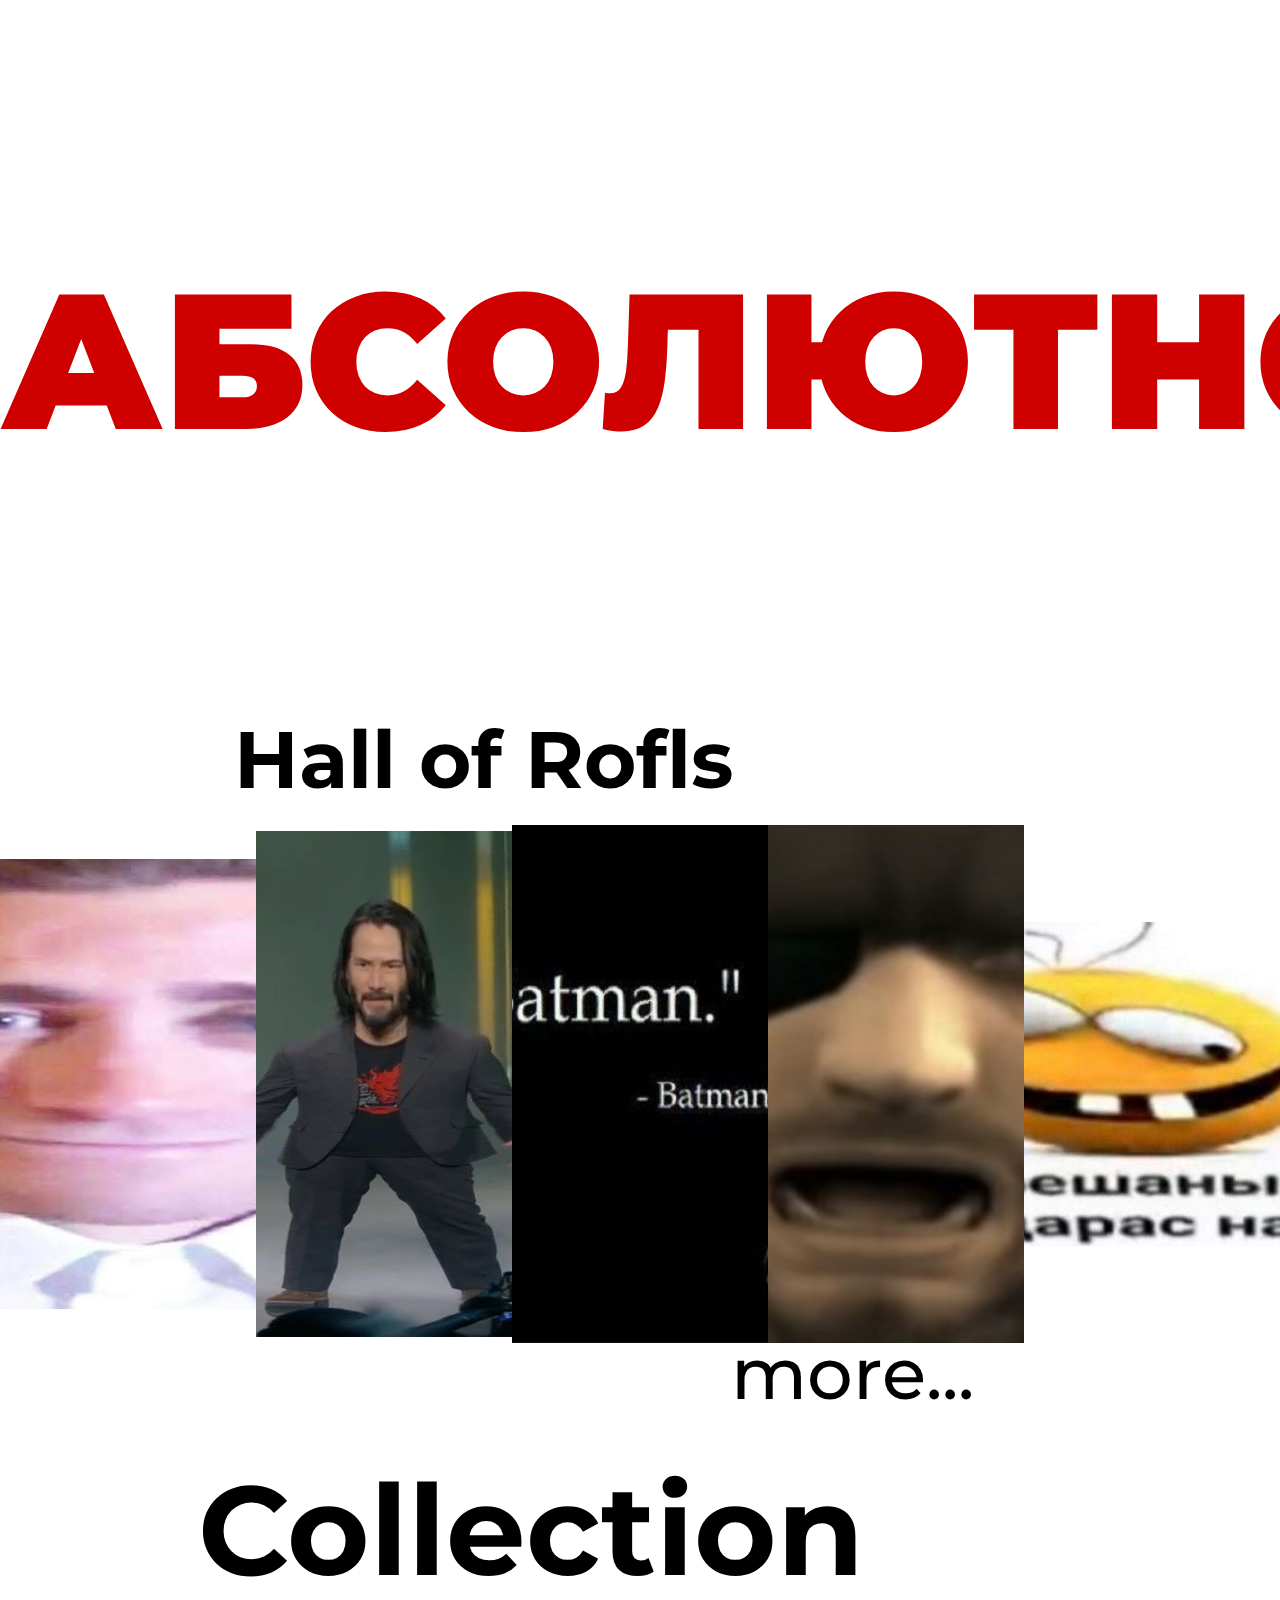
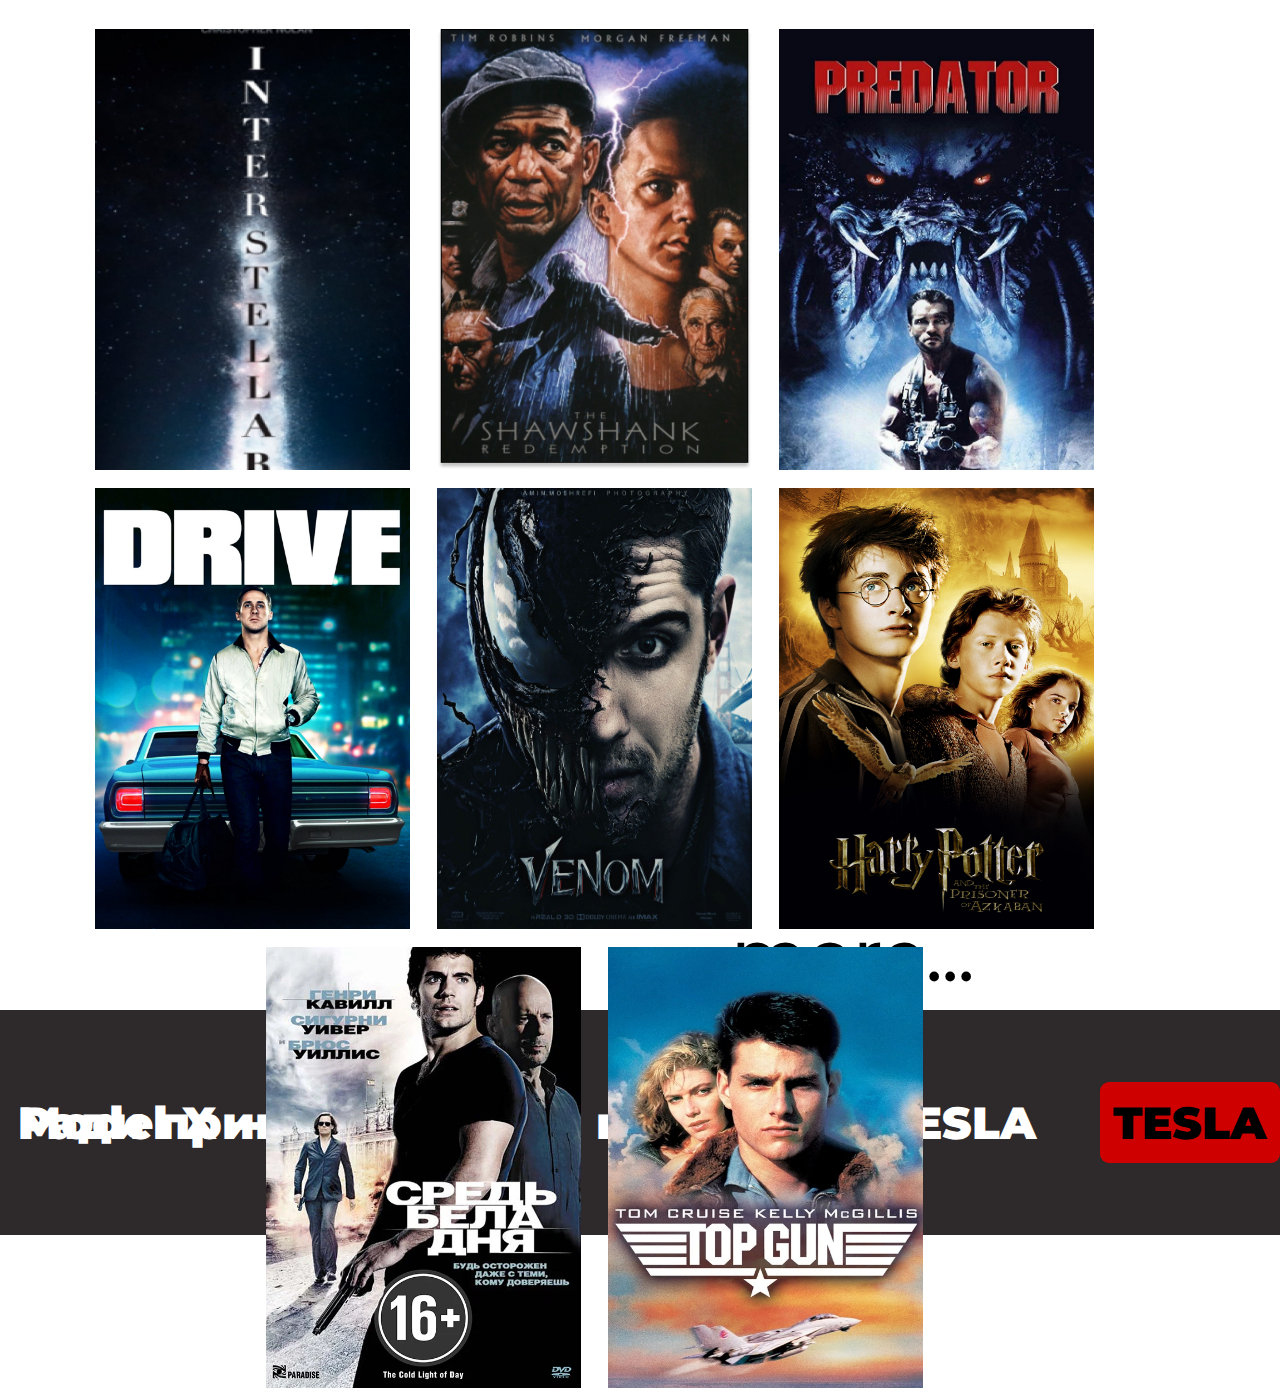
<file: index.html>
<!DOCTYPE html>
<html lang="en">
<head>
    <meta charset="UTF-8">
    <meta name="viewport" content="width=device-width, initial-scale=1.0">
    <title>PIZDEC'</title>
</head>
<body>
    <link rel="stylesheet" href="style.css">

    <header class="header">
        <div class="header-title">
            <div class="title-top">
                <h1>АБСОЛЮТНО</h1>
            </div>
            <div class="title-bottom">
                <p>АБСОЛЮТНО</p>
            </div>
        </div>
        <div class="header-sub-title">
            <h2>ПОХУЙ</h2>
            <img class="header-sub-img" src="images/snake-fuck.jpg">
        </div>
    </header>
    <main>
        <section class="fame-hall">
            <h2 class="fame-hall-title">Hall of Rofls</h2>
            <ul class="fame-hall-card">
                <li class="fame-hall-card-item"></li>
                <li class="fame-hall-card-item"></li>
                <li class="fame-hall-card-item"></li>
                <li class="fame-hall-card-item"></li>
                <li class="fame-hall-card-item"></li>
            </ul>
            <a href="https://www.youtube.com/watch?v=dQw4w9WgXcQ" class="more1">more...</a>
        </section>
    </main>

    <section class="collecion">
        <p class="collecion-title">Collection</p>
        <div class="collecion-card">
            <div class="collecion-card-window">
                <div class="collection-card-items">
                    <img class="collecion-card-img" src="images/interstelar.png" />
                    <p class="collecion-card-description">
                        <span class="description-text1">Секс в космосе</span>
                        <br><span class="description-text21">Жанр: <span class="description-text22">космос, драма</span></span>
                        <br><a href="https://www.kinopoisk.ru/film/258687/?utm_referrer=yandex.ru" class="description-kinopoisk">ссылка на <br>кинопоиск</a>
                        <br><a href="images/mr_penis.jpg" class="description-button">купить</a>
                    </p>
                </div>
                <div class="collection-card-items">
                    <img class="collecion-card-img" src="images/shawshank.png"/>
                    <p class="collecion-card-description">
                        <span class="description-text1">Тикай нахуй</span>
                        <br><span class="description-text21">Жанр: <span class="description-text22">драма</span></span>
                        <br><a class="description-kinopoisk" href="https://www.kinopoisk.ru/film/326/">ссылка на <br>кинопоиск</a>
                        <br><a href="https://www.youtube.com/watch?v=57J8GksrBK0" class="description-button">купить</a>
                    </p>
                </div><div class="collection-card-items">
                    <img class="collecion-card-img" src="images/predator.jpg"/>
                    <p class="collecion-card-description">
                        <span class="description-text1">Ебака с планеты <span class="jopa">жопа</span></span>
                        <br><span class="description-text21-predator">Жанр: <span class="description-text22"><br>ужасы, боевик, фантастика</span></span>
                        <br><a href="https://www.kinopoisk.ru/film/6303/" class="description-kinopoisk-predator">ссылка на <br>кинопоиск</a>
                        <br><a href="images/LegoMan.jpg" class="description-button-predator">купить</a>
                    </p>
                </div><div class="collection-card-items">
                    <img class="collecion-card-img" src="images/drive.jpg" />
                    <p class="collecion-card-description">
                        <span class="description-text1">Водила</span>
                        <br><span class="description-text21-driver">Жанр: <span class="description-text22"><br>престпление, драма, триллер</span></span>
                        <br><a class="description-kinopoisk-driver" href="https://www.kinopoisk.ru/film/276598/">ссылка на <br>кинопоиск</a>
                        <br><a href="images/СкалаНадристал.jpg" class="description-button-driver">купить</a>
                    </p>
                </div><div class="collection-card-items">
                    <img class="collecion-card-img" src="images/venom.jpg" />
                    <p class="collecion-card-description">
                        <span class="description-text1">Чёрная зараза</span>
                        <br><span class="description-text21-venom">Жанр: <span class="description-text22">фантастика, боевик, триллер, ужасы</span></span>
                        <br><a class="description-kinopoisk-venom" href="https://www.kinopoisk.ru/film/463634/">ссылка на <br>кинопоиск</a>
                        <br><a href="images/SantaFucker.jpg" class="description-button-venom">купить</a>
                    </p>
                </div><div class="collection-card-items">
                    <img class="collecion-card-img" src="images/HarryPotter.png" />
                    <p class="collecion-card-description">
                        <span class="description-text1-potter">Фокусник ебучий</span>
                        <br><span class="description-text21-potter">Жанр: <span class="description-text22">фэнтези, приключения, семейный</span></span>
                        <br><a class="description-kinopoisk-potter" href="https://www.kinopoisk.ru/film/322/">ссылка на <br>кинопоиск</a>
                        <br><a class="description-button-potter" href="images/negr.jpg">купить</a>
                    </p>
                </div><div class="collection-card-items">
                    <img class="collecion-card-img" src="images/lightofday.jpg" />
                    <p class="collecion-card-description">
                        <span class="description-text1-day">Средь<br>бела<br>дня</span>
                        <br><span class="description-text21-day">Жанр: <span class="description-text22">боевик, триллер</span></span>
                        <br><a class="description-kinopoisk-day" href="https://www.kinopoisk.ru/film/454079/">ссылка на <br>кинопоиск</a>
                        <br><a class="description-button-day" href="images/Henry-Vilka.jpg">купить</a>
                    </p>
                </div>
                <div class="collection-card-items">
                    <img class="collecion-card-img" src="images/topgun.jpg" />
                    <p class="collecion-card-description">
                        <span class="description-text1">Крутая валына</span>
                        <br><span class="description-text21-gun">Жанр: <span class="description-text22">боевик, драма</span></span>
                        <br><a class="description-kinopoisk" href="https://www.kinopoisk.ru/film/7360/">ссылка на <br>кинопоиск</a>
                        <br><a class="description-button-gun" href="images/negr-kinder.jpg">купить</a>
                    </p>
                </div>
            </div>
        </div>
        <a href="https://www.youtube.com/watch?v=iSGO--JdAUA" class="more1">more...</a>
    </section>

    <footer class="footer-end">
        <p class="footer-text">Ради прикола можете глянуть на TESLA Model X ---></p>
        <a href="index-tesla.html" class="click-here">TESLA</a>
    </footer>
</body>
</html>
</file>
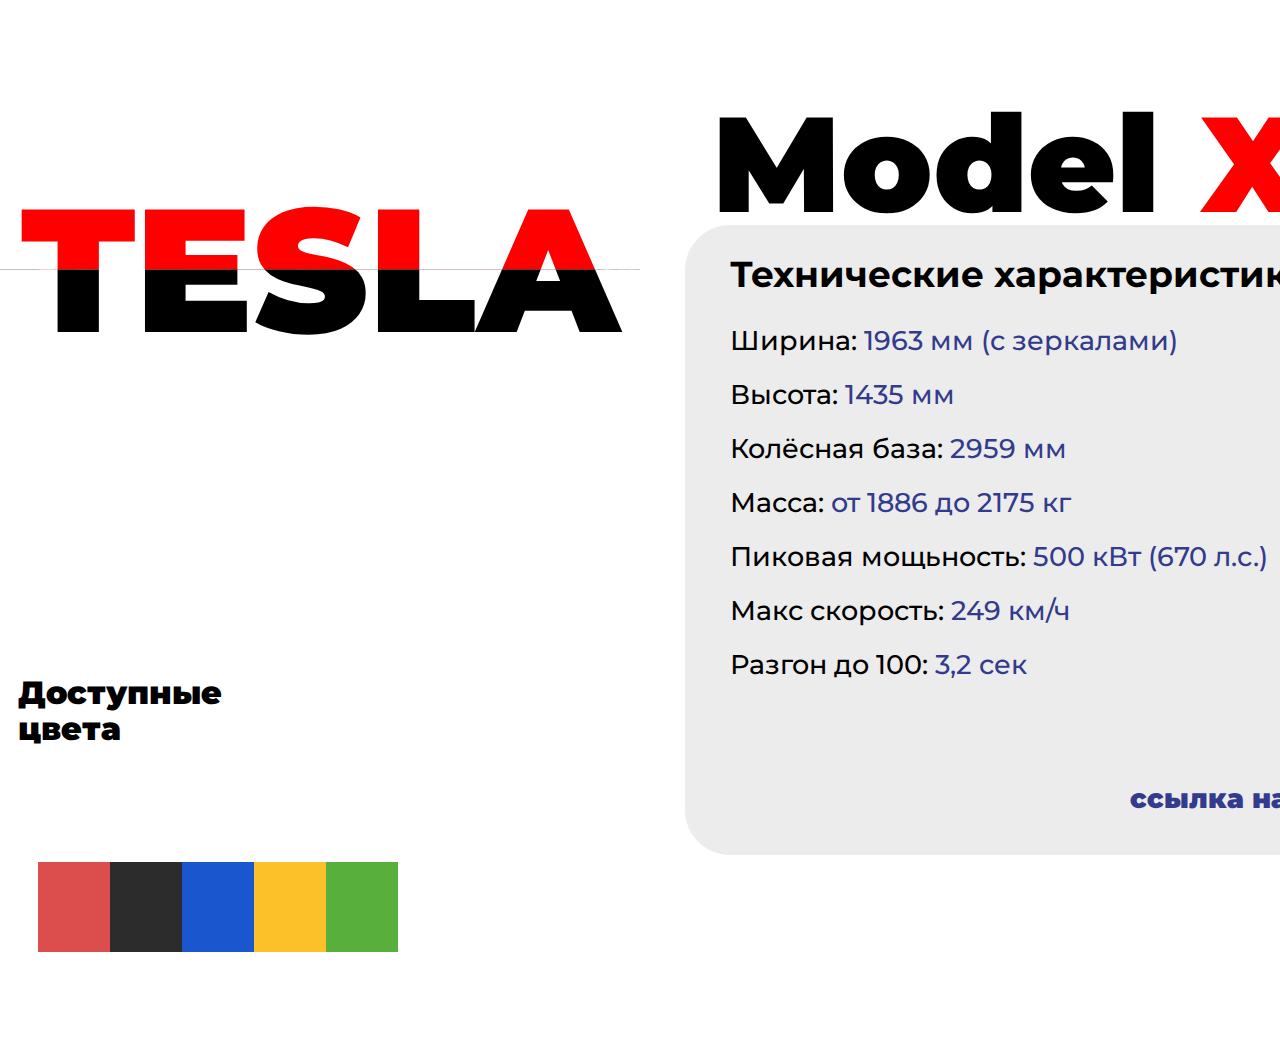
<file: index-tesla.html>
<!DOCTYPE html>
<html lang="en">
<head>
    <meta charset="UTF-8">
    <meta name="viewport" content="width=device-width, initial-scale=1.0">
    <title>ЭлектроГовно</title>
</head>
<body>
    <link rel="stylesheet" href="style-tesla.css">

    <section class="main-section">
        
        <header class="header">
            <div class="header-title">
                <div class="title-top">
                    <h1 class="h11">TESLA</h1>
                </div>
                <div class="title-bottom">
                    <p class="p11">TESLA</p>
                </div>
            </div>
             <div class="header-sub-title">
                <div class="tesla-img"></div>
            </div>
        </header>
        <section class="down">
            <div class="down-title">
                <h2 class="down-title-text">Доступные цвета</h2>
            </div>
            <ul class="down-color">
                <li class="down-color-item"></li>
                <li class="down-color-item"></li>
                <li class="down-color-item"></li>
                <li class="down-color-item"></li>
                <li class="down-color-item"></li>
            </ul>
        </section>
    </section>

<div class="auto-main">
    <div class="auto-title">
        <p class="auto-title-text">Model <span class="auto-title-text-color">X</span></p>
    </div>
    <div class="auto-specifications">
        <p class="auto-specifications-title">Технические характеристики</p>
        <p class="auto-specifications-text">Ширина: <span class="color-text">1963 мм (с зеркалами)</span>
            <br>Высота: <span class="color-text">1435 мм</span>
            <br>Колёсная база: <span class="color-text">2959 мм</span>
            <br>Масса: <span class="color-text">от 1886 до 2175 кг</span>
            <br>Пиковая мощьность: <span class="color-text">500 кВт (670 л.с.)</span>
            <br>Макс скорость: <span class="color-text">249 км/ч</span>
            <br> Разгон до 100: <span class="color-text">3,2 сек</span></p>
        <a href="https://www.tesla.com/" class="tesla-url">ссылка на сайт Tesla</a>
    </div>
</div>

</body>
</html>
</file>
<file: style.css>
@import url('https://fonts.googleapis.com/css2?family=Montserrat:ital,wght@0,100..900;1,100..900&display=swap');
*{
    padding: 0;
    margin: 0;
    font-family: 'Montserrat';
}
.html{
    font-size: 25px;
}
h1{
    font-size: 12rem;
    line-height: 10rem;
    font-weight: 900;
}
h2{
    font-size: 5rem;
    line-height: 5rem;
}
p{
    font-size: 12rem;
    line-height: 0rem;
    font-weight: 900;
}
.header{
    position: relative;
    display: flex;
    align-items: center;

    width: 100%;
    height: 80vh;
    padding: 0 20px;
}
.header-sub-title{
    width: 40%;
    height: 10vh;
    text-align: center;
    padding-top: 15px;
    padding-bottom: 15px;
    padding-left: 60vh;
    padding-right: 58vh;
    text-align: center;
    color: white;
    background-color: #010056;
}
.header-sub-img{
    width: 20vh;
    height: 15vh;
    position: absolute;
    top: 32.5vh;
    bottom: 0;
    left: 125vh;
    right: 0;
    z-index: 1;
}
.header-title{
    width: 100%;
    text-align: center;
    position: absolute;
    top: 50%;
    left: 50%;
    transform: translate(-50%,-50%);
    z-index: 2;
}
.title-bottom{
    height: 5rem;
    overflow: hidden;
    color: #cf0000;
    background-color: rgb(255, 255, 255);
}
.title-top{
    height: 5rem;
    overflow: hidden;
    background-color: rgb(255, 255, 255);
    color: #cf0000;
    transition: 1s;
}

.header-title:hover .title-top{
    margin-bottom: 7rem;
}
.header-title:hover .title-bottom{
    margin-bottom: 0rem;
}

.fame-hall{
    width: 100%;
    height: 90vh;
}
.fame-hall-title{
    font-size: 5rem;
    line-height: 5rem;
    margin-left: 26vh;
}
.fame-hall-card{
    display: flex;
    list-style: none;
    justify-content: center;
    height: 56vh;
    width: 100%;
}
.fame-hall-card-item{
    height: 57.5vh;
    width: 30vh;
    transition: 1s all ease;
    background-repeat: no-repeat;
}
.fame-hall-card-item:hover{
    height: 57.5vh;
    width: 75vh;
}
.fame-hall-card-item:first-of-type{
    background: url(images/Gyllenhaal.jpg);
    background-repeat: no-repeat;
    background-position: center;
}
.fame-hall-card-item:nth-of-type(2){
    background: url(images/keanu-reeves.jpg);
    background-repeat: no-repeat;
    background-position: center;
}
.fame-hall-card-item:nth-of-type(3){
    background: url(images/batman.jpg);
    background-repeat: no-repeat;
    background-position: center;
    background-size: 75vh 58vh;
}
.fame-hall-card-item:nth-of-type(4){
    background: url(images/snake.jpg);
    background-repeat: no-repeat;
    background-position: center;
    background-size: 90vh; 
}
.fame-hall-card-item:last-of-type{
    background: url(images/smile.jpg);
    background-repeat: no-repeat;
    background-position: center;
}
.fame-hall-title{
    margin-bottom: 25px;
}

.collecion{
    width: 100%;
    height: 120vh;
}
.collecion-title{
    width: 100%;
    height: 6vh;
    font-size: 14vh;
    font-weight: 700;
    margin-left: 22vh;
}
.collecion-card-window{
    margin-top: 5vh;
    width: 90%;
    height: 90vh;
    display: flex;
    justify-content: center;
    flex-wrap: wrap;
}
.collecion-card{
    width: 95%;
    height: 103vh;
    display: flex;
    justify-content: center;
}
.collection-card-items {
    position: relative;
    height: 49vh;
    width: 35vh;
    margin-right: 3vh;
    margin-bottom: 2vh;
  }
.collecion-card-img{
    width: 35vh;
    height: 49vh;
}
  .collecion-card-description {
    position: absolute;
    top: 0;
    bottom: 0;
    left: 0;
    right: 0;
    background: #1c1b1bac;
    color: #fff;
    visibility: hidden;
    opacity: 0;
    transition: opacity 0.5s, visibility 1s;
    font-size: 2vh;
    padding-top: 5vh;
    text-align: center;
  }
.description-text1{
    font-size: 3.5vh;
    top: 5vh;
    position: relative;    
}
.description-text21{
    position: relative;
    float: right;
    top: 15vh;
    right: 2vh;
    font-weight: 500;
    font-size: 2.5vh;
}
.description-text22{
    color: #47B198;
}
.description-kinopoisk{
    position: relative;
    float: right;
    top: 25vh;
    right: 2vh;
    font-weight: 400;
    text-decoration: none;
    color: #47B198;
    line-height: 2vh;
    font-size: 3vh;
}
.description-button{
    position: relative;
    top: 33vh;
    width: 40vh;
    height: 8vh;
    background-color: #47B198;
    color: white;
    border-radius: 0.5vh;
    font-size: 3.5vh;
    padding-top: 2vh;
    padding-bottom: 2vh;
    padding-left: 5vh;
    padding-right: 5vh;
    text-decoration: none;
}
.collection-card-items:hover .collecion-card-description {
    visibility: visible;
    opacity: 1;
}
.jopa{
    font-size: 6vh;
    line-height: 5vh;
    color: red;
}
.description-button-predator{
    position: relative;
    top: 20vh;
    width: 25vh;
    height: 8vh;
    background-color: #47B198;
    color: white;
    border-radius: 0.5vh;
    font-size: 3.5vh;
    padding-top: 2vh;
    padding-bottom: 2vh;
    padding-left: 5vh;
    padding-right: 5vh;
    text-decoration: none;
}
.description-text21-predator{
    position: relative;
    float: right;
    text-align: end;
    top: 8vh;
    right: 2vh;
    font-weight: 500;
    font-size: 2.5vh;
    line-height: 3vh;
}
.description-kinopoisk-predator{
    position: relative;
    float: right;
    top: 13vh;
    right: 2vh;
    font-weight: 400;
    text-decoration: none;
    color: #47B198;
    line-height: 2vh;
    font-size: 3vh;
}
.description-text21-driver{
    position: relative;
    float: right;
    text-align: end;
    top: 12vh;
    right: 2vh;
    font-weight: 500;
    font-size: 2.5vh;
    line-height: 3vh;
}
.description-kinopoisk-driver{
    position: relative;
    float: right;
    top: 18vh;
    right: 2vh;
    font-weight: 400;
    text-decoration: none;
    color: #47B198;
    line-height: 2vh;
    font-size: 3vh;
}
.description-button-driver{
    position: relative;
    top: 25vh;
    width: 40vh;
    height: 8vh;
    background-color: #47B198;
    color: white;
    border-radius: 0.5vh;
    font-size: 3.5vh;
    padding-top: 2vh;
    padding-bottom: 2vh;
    padding-left: 5vh;
    padding-right: 5vh;
    text-decoration: none;
}
.description-text21-venom{
    position: relative;
    float: right;
    text-align: end;
    top: 12vh;
    right: 2vh;
    font-weight: 500;
    font-size: 2.5vh;
    line-height: 3vh;
}
.description-kinopoisk-venom{
    position: relative;
    float: right;
    top: 20vh;
    right: 2vh;
    font-weight: 400;
    text-decoration: none;
    color: #47B198;
    line-height: 2vh;
    font-size: 3vh;
}
.description-button-venom{
    position: relative;
    top: 26vh;
    width: 40vh;
    height: 8vh;
    background-color: #47B198;
    color: white;
    border-radius: 0.5vh;
    font-size: 3.5vh;
    padding-top: 2vh;
    padding-bottom: 2vh;
    padding-left: 5vh;
    padding-right: 5vh;
    text-decoration: none;
}
.description-text1-potter{
    font-size: 3.5vh;
    top: 5vh;
    position: relative;  
    line-height: 3vh;  
}
.description-text21-potter{
    position: relative;
    float: right;
    text-align: end;
    top: 9vh;
    right: 2vh;
    font-weight: 500;
    font-size: 2.3vh;
    line-height: 3vh;
}
.description-kinopoisk-potter{
    position: relative;
    float: right;
    top: 16vh;
    right: 2vh;
    font-weight: 400;
    text-decoration: none;
    color: #47B198;
    line-height: 2vh;
    font-size: 3vh;
}
.description-button-potter{
    position: relative;
    top: 21vh;
    width: 40vh;
    height: 8vh;
    background-color: #47B198;
    color: white;
    border-radius: 0.5vh;
    font-size: 3.5vh;
    padding-top: 2vh;
    padding-bottom: 2vh;
    padding-left: 5vh;
    padding-right: 5vh;
    text-decoration: none;
}
.description-text1-day{
    font-size: 3.5vh;
    top: 3vh;
    position: relative;  
    line-height: 4vh; 
}
.description-text21-day{
    position: relative;
    float: right;
    text-align: end;
    top: 7vh;
    right: 2vh;
    font-weight: 500;
    font-size: 2.3vh;
}
.description-kinopoisk-day{
    position: relative;
    float: right;
    top: 16vh;
    right: 2vh;
    font-weight: 400;
    text-decoration: none;
    color: #47B198;
    line-height: 2vh;
    font-size: 3vh;
}
.description-button-day{
    position: relative;
    top: 22vh;
    width: 40vh;
    height: 8vh;
    background-color: #47B198;
    color: white;
    border-radius: 0.5vh;
    font-size: 3.5vh;
    padding-top: 2vh;
    padding-bottom: 2vh;
    padding-left: 5vh;
    padding-right: 5vh;
    text-decoration: none;
}
.description-text21-gun{
    position: relative;
    float: right;
    text-align: end;
    top: 12vh;
    right: 2vh;
    font-weight: 500;
    font-size: 2.5vh;
    line-height: 3vh;
}
.description-button-gun{
    position: relative;
    top: 30vh;
    width: 40vh;
    height: 8vh;
    background-color: #47B198;
    color: white;
    border-radius: 0.5vh;
    font-size: 3.5vh;
    padding-top: 2vh;
    padding-bottom: 2vh;
    padding-left: 5vh;
    padding-right: 5vh;
    text-decoration: none;
}
.footer-end{
    width: 100%;
    height: 25vh;
    background-color: #2E292A;
    display: flex;
    align-items: center;
    justify-content: center;
}
.footer-text{
    width: 150vh;
    margin-left: 2vh;
    font-size: 5vh;
    color: white;
}
.click-here{
    float: right;
    width: 25vh;
    height: 9vh;
    display: flex;
    text-align: center;
    align-items: center;
    justify-content: center;
    color: black;
    background-color: #cf0000;
    text-decoration: none;
    font-family: 'Montserrat';
    font-size: 5vh;
    font-weight: 900;
    border-radius: 1vh;
}
.more1{
    text-decoration: none;
    float: right;
    margin-right: 34vh;
    font-family: 'Montserrat';
    font-size: 8vh;
    font-weight: 500;
    color: black;
}
</file>
<file: style-tesla.css>
@import url('https://fonts.googleapis.com/css2?family=Montserrat:ital,wght@0,100..900;1,100..900&display=swap');
*{
    margin: 0;
    padding: 0;
}
html{
    font-size: 25px;
    width: 100%;
    height: 100vh;
}
.h11{
    font-size: 7rem;
    line-height: 10rem;
    font-weight: 900;
    font-family: "Montserrat", sans-serif;
}
h2{
    font-size: 5rem;
    line-height: 5rem;
    font-family: "Montserrat", sans-serif;
}
.p11{
    font-size: 7rem;
    line-height: 0rem;
    font-weight: 900;
    font-family: "Montserrat", sans-serif;

}
.main-section{
    width: 50%;
    height: 100vh;
    float: left;
}
.header{
    position: relative;
    display: flex;
    align-items: center;
    width: 100%;
    height: 75vh;
    float: left;
}
.header-sub-title{
    width: 100%;
    height: 60vh;
    margin-top: 8vh;
    color: white;
    background-color: white;
    background-image: url(images-tesla/tesla-model-x.jpg);
    background-repeat: no-repeat;
    background-size: 85vh 36vh;
    background-position: top;
}
.header-title{
    width: 100%;
    text-align: center;
    position: absolute;
    top: 35%;
    left: 50%;
    transform: translate(-50%,-50%);
}
.title-bottom{
    height: 7rem;
    overflow: hidden;
    color: black;
    background-color: rgb(255, 255, 255);
    padding-bottom: 0vh;
}
.title-top{
    padding-top: 13vh;
    height: 5rem;
    overflow: hidden;
    background-color: rgb(255, 255, 255);
    color: red;
    transition: 1s;
}
.header-title:hover .title-top{
    margin-bottom: 10rem;
}
.header-title:hover .title-bottom{
    margin-bottom: 0rem;
}


.down{
    width: 100%;
    height: 187px;
    float: left;
    justify-content: center;
}
.down-title{
    float: left;
    width: 24vh;
    height: 100%;
}
.down-title-text{
    margin-left: 2vh;
    width: 24vh;
    height: 10vh;
    float: left;
    font-family: "Montserrat", sans-serif;
    font-size: 3.5vh;
    line-height: 4vh;
    font-weight: 900;
}
.down-color{
    display: flex;
    list-style: none;
    height: 100%;
    width: 68%;
    justify-content: center;
}
.down-color-item{
    height: 10vh;
    width: 8vh;
    transition: 1s all ease;
    float: right;
}
.down-color-item:hover{
    width: 25vh;
    height: 10vh;
}
.down-color-item:first-of-type{
    background: linear-gradient(#DC4E4E, #DC4E4E);
    background-repeat: no-repeat;
}
.down-color-item:nth-of-type(2){
    background: linear-gradient(#2C2C2C, #2C2C2C);
}
.down-color-item:nth-of-type(3){
    background: linear-gradient(#1A57CE, #1A57CE);
}
.down-color-item:nth-of-type(4){
    background: linear-gradient(#FCC129, #FCC129);
}
.down-color-item:last-of-type{
    background: linear-gradient(#59AF3B, #59AF3B);
}




.auto-main{
    width: 50%;
    height: 100vh;
    float: right;
}
.auto{
    width: 100%;
}
.auto-title{
    width: 100%;
    height: 25vh;
}
.auto-title-text{
    width: 75vh;
    height: 12vh;
    font-family: "Montserrat", sans-serif;
    font-weight: 900;
    font-size: 15vh;
    float: left;
    margin-top: 9vh;
    margin-left: 8vh;
}
.auto-title-text-color{
    color: rgb(255, 0, 0);
}
.auto-specifications{
    width: 90vh;
    height: 70vh;
    border-radius: 5vh;
    background-color: #ECECEC;
    margin-left: 5vh;
}
.auto-specifications-title{
    font-family: "Montserrat", sans-serif;
    font-weight: 700;
    font-size: 4vh;
    padding-top: 3vh;
    padding-left: 5vh;
    padding-bottom: 2vh;
}
.auto-specifications-text{
    font-family: "Montserrat", sans-serif;
    padding-left: 5vh;
    height: 52vh;
    width: 100%;
    font-size: 3vh;
    line-height: 6vh;
    font-weight: 500;
}
.color-text{
    color: #323B8C;
}
.tesla-url{
    font-family: "Montserrat", sans-serif;
    font-size: 3vh;
    font-weight: 900;
    float: right;
    padding-right: 5vh;
    color: #323B8C;
    text-decoration: none;
}
</file>
